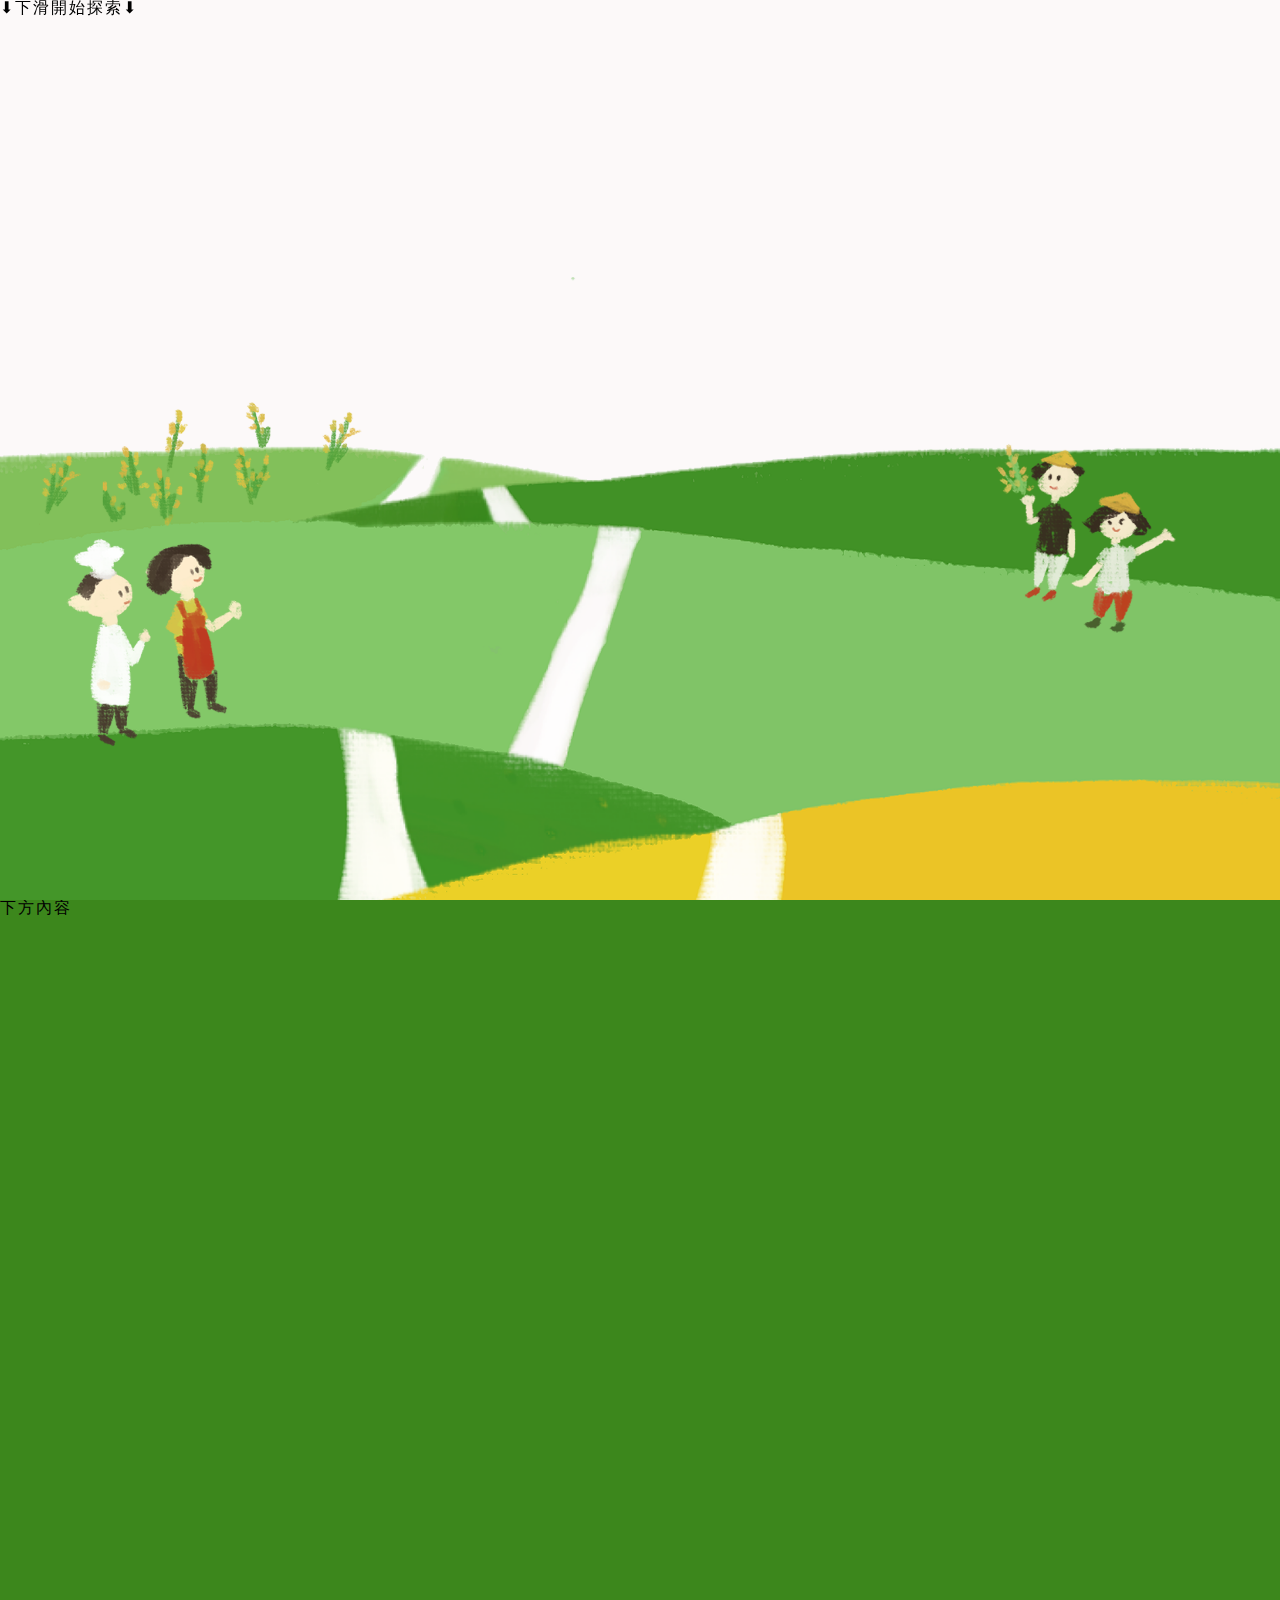
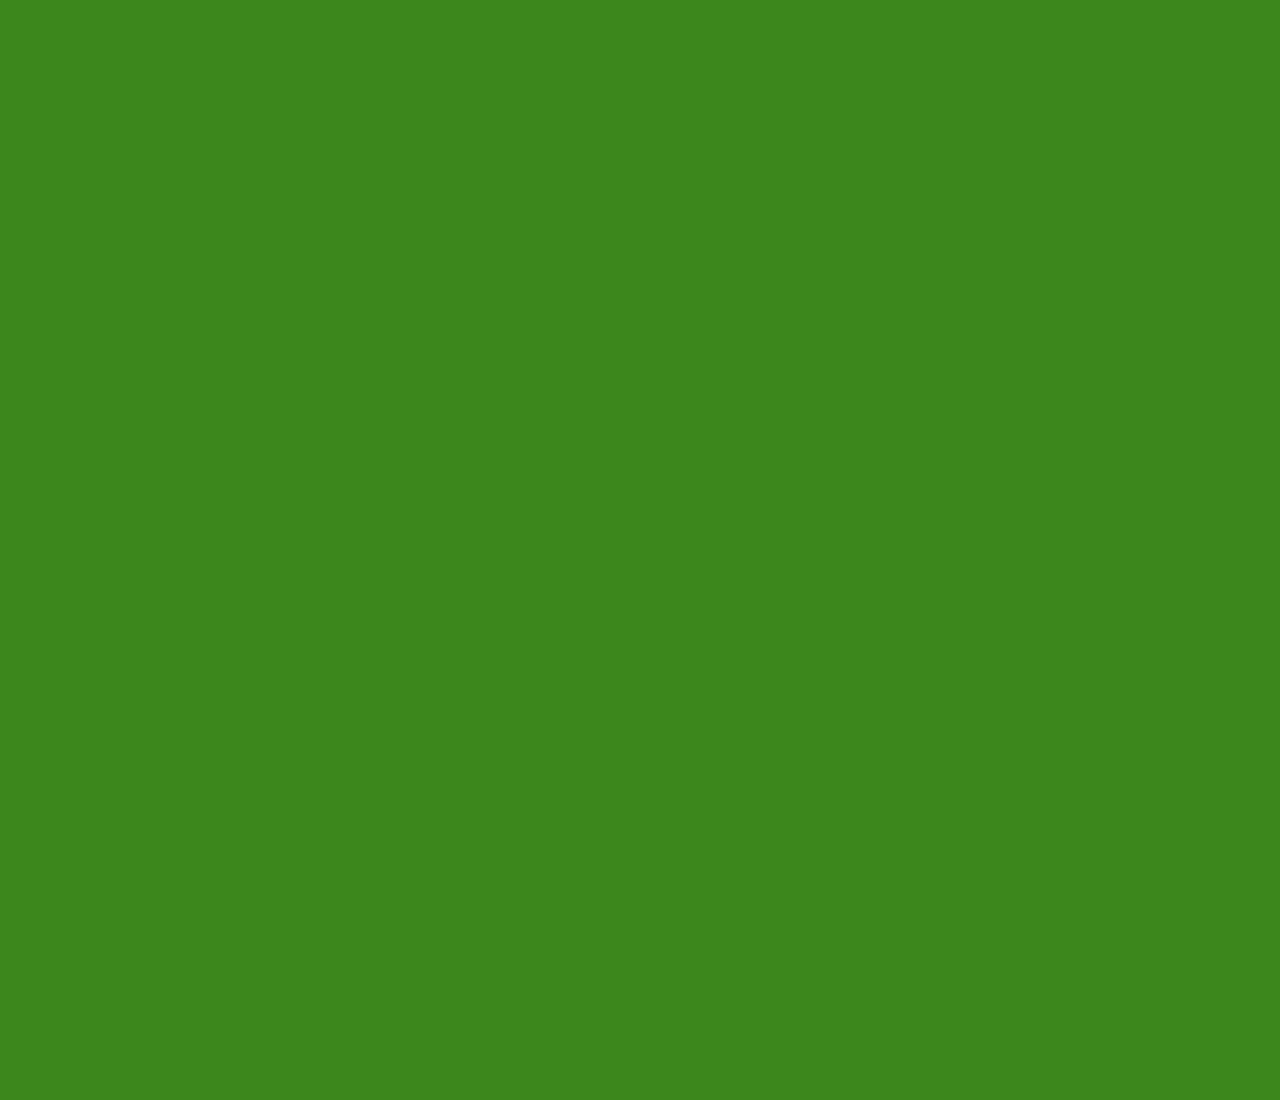
<file: docs/index.html>
<!DOCTYPE html>
<html lang="en">
<head>
    <meta charset="UTF-8">
    <meta name="viewport" content="width=device-width, initial-scale=1.0">
    <title>。+菜鳥實驗嘉+。Landing page</title>
    <link rel="icon" type="image/png" href="Tourism/webimg/common/headlogo.png">
    <link rel="stylesheet" href="Tourism/css/reset.css"> 
    <link rel="stylesheet" href="./index/parallax.css">
</head>
<body>
    <div class="key_container">
        <div class="key_layer" id="parallax6"  initial-offset="-900"></div>
        <div class="key_layer" id="parallax5"  initial-offset="-750"></div>
        <div class="key_layer" id="parallax4"  initial-offset="-600"></div>
        <div class="key_layer" id="parallax3"  initial-offset="-450"></div>
        <div class="key_layer" id="parallax2"  initial-offset="-300"></div>
        <div class="key_layer" id="parallax1" initial-offset="-150"></div>
        <div class="key_layer" id="parallax0" initial-offset="0">
            <p>⬇下滑開始探索⬇</p>
        </div>


        <div class="final_image" id="finalImage">
            <a href="../Tourism/test/index.html" id="finalLink">
                <button id="finalButton" class="final_button"  disabled>+。進入煮角測驗 +。</button>
            </a>
        </div>
    </div>

    <div class="after">下方內容</div>
</body>
<script src="./index/parallax.js"></script>
</html>
</file>
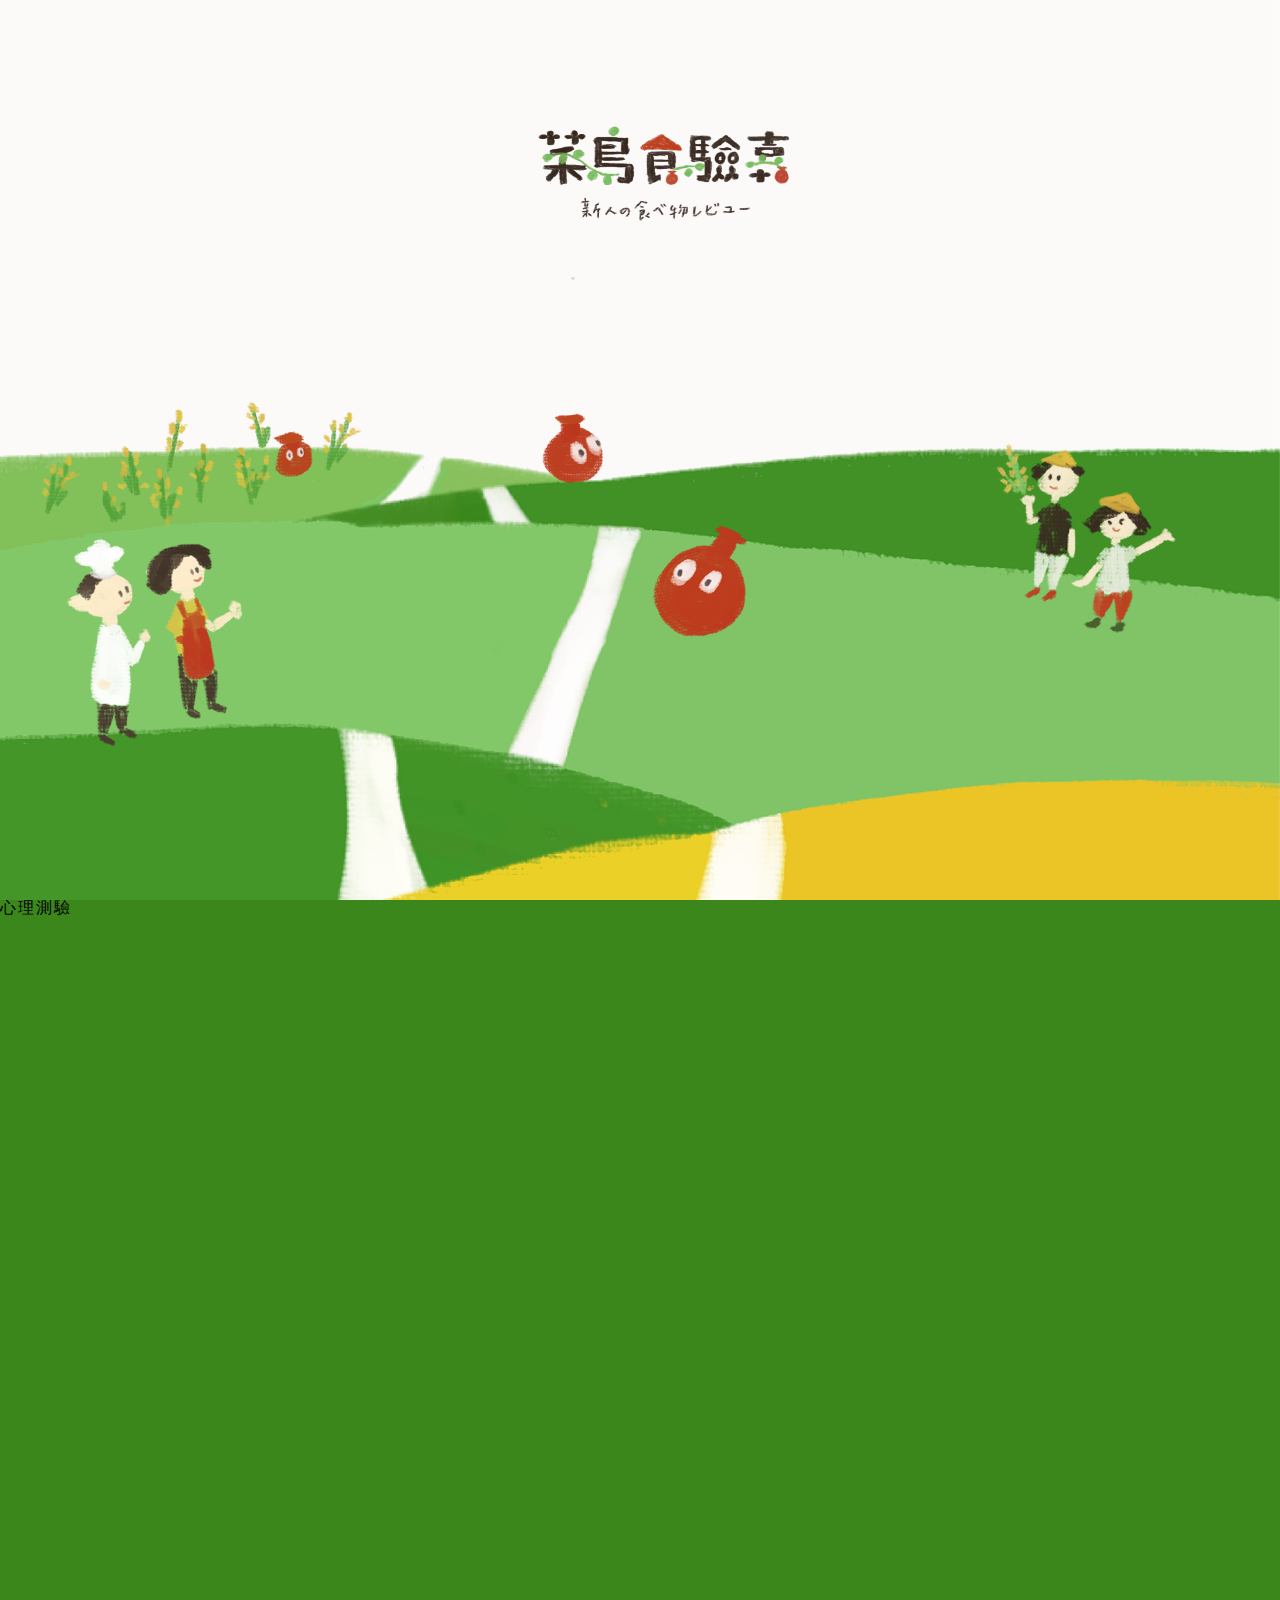
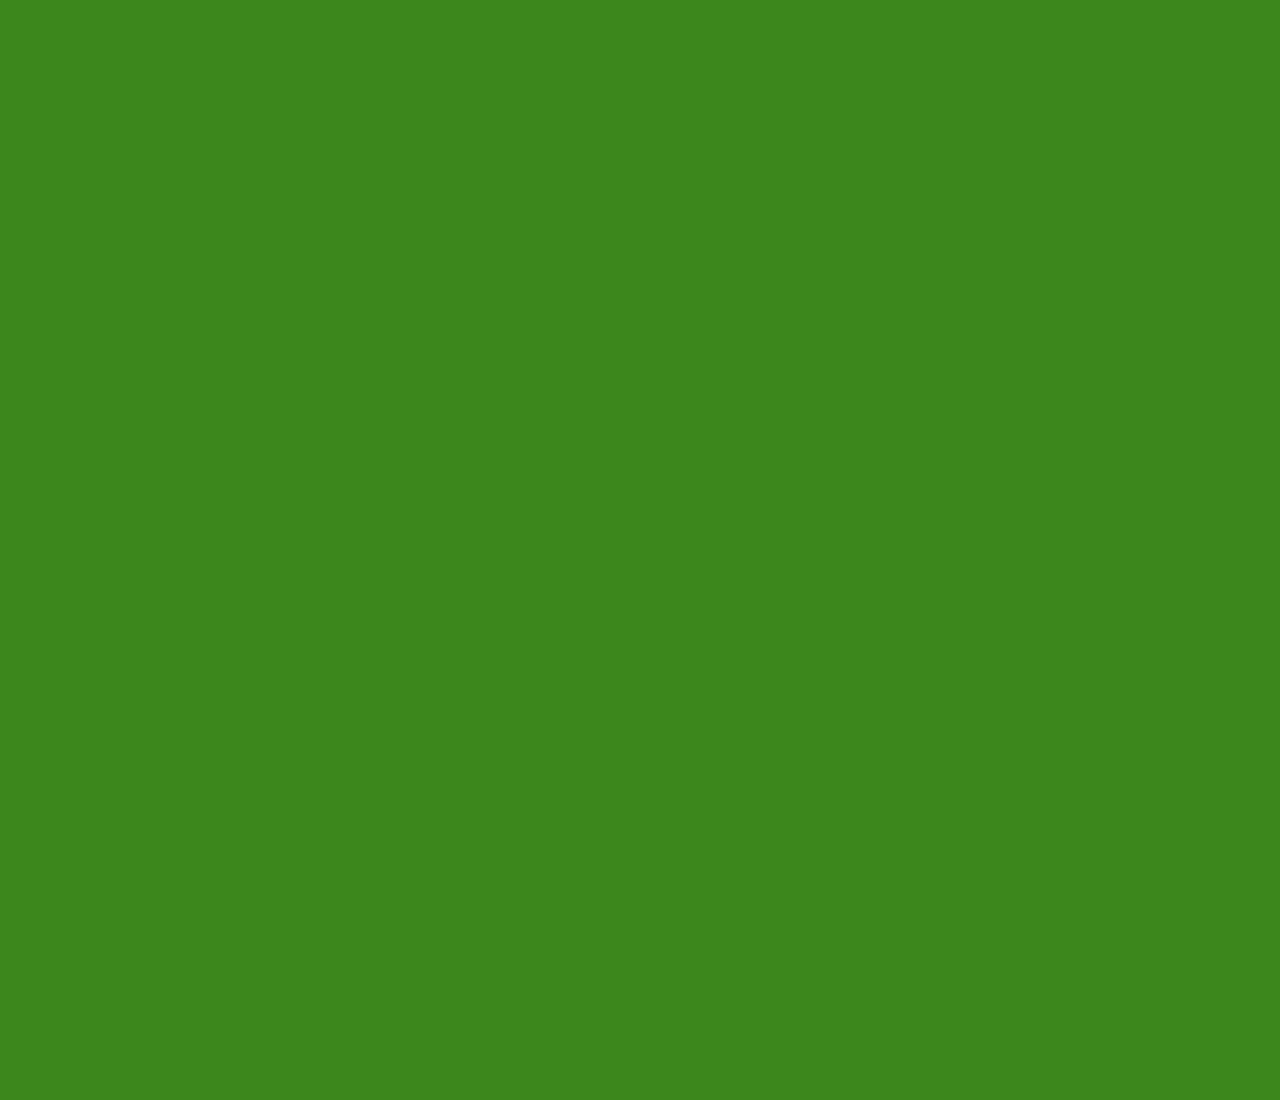
<file: docs/graduation topic 2.0/index.html>
<!DOCTYPE html>
<html lang="en">
<head>
    <meta charset="UTF-8">
    <meta name="viewport" content="width=device-width, initial-scale=1.0">
    <title>。+菜鳥實驗嘉+。Landing page</title>
    <link rel="icon" type="image/png" href="Tourism/webimg/headlogo.png">
    <link rel="stylesheet" href="index/parallax.css">
    <link rel="stylesheet" href="Tourism/css/reset.css"> 
</head>
<body>
    <div class="key_container">
        <!-- 背景 -->
        <div class="key_layer" id="parallax0" speed="0" initial-offset="0" data-stop="1200"></div> 
        <div class="key_layer" id="parallax3" speed="5" initial-offset="-40" data-start="0" data-stop="200" data-end="400"></div>
        <div class="key_layer" id="parallax4" speed="30" initial-offset="-200" data-start="400" data-stop="600" data-end="800"></div>
        <div class="key_layer" id="parallax5" speed="68" initial-offset="-500" data-start="800" data-stop="1000" data-end="1200"></div>
        <div class="key_layer" id="parallax6" speed="4" initial-offset="0"></div>

        <div id="finalImage" class="final_image">
            <a href="sec7-home.html" id="finalLink">
                <button id="finalButton" class="final_button">+。進入煮角測驗 +。</button>
            </a>
        </div>

    </div>
    </div>

    <div class="after">心理測驗</div>
</body>
<script src="index/parallax.js"></script>
</html>
</file>
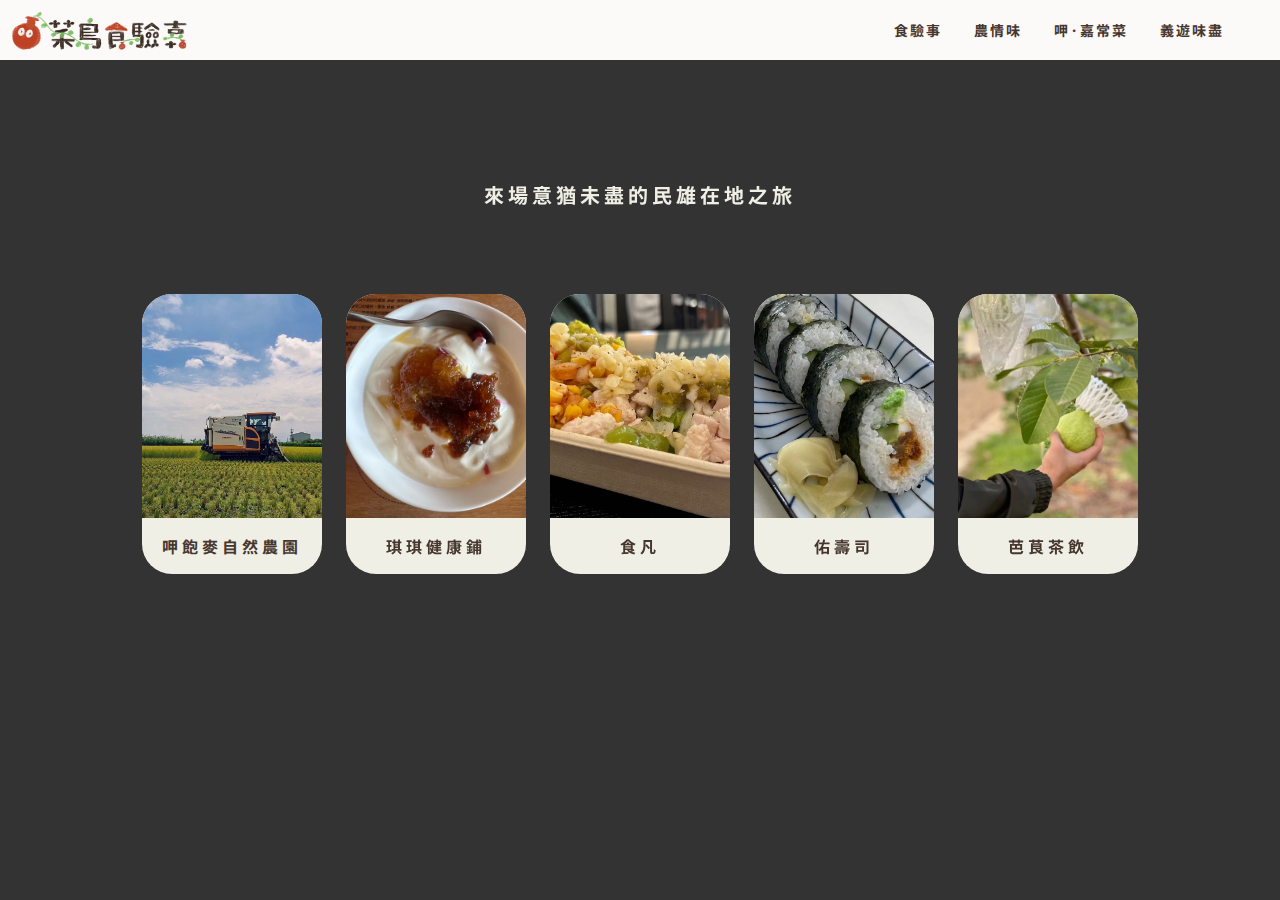
<file: docs/Tourism/html/sec7-choose.html>
<!-- <!DOCTYPE html> -->
<html lang="en">
  <head>
    <meta charset="UTF-8" />
    <meta http-equiv="X-UA-Compatible" content="IE=edge" />
    <meta name="viewport" content="width=device-width, initial-scale=1.0" />
    <title>*。義遊味盡 | 選單。*</title>
    <link rel="icon" type="image/png" href="../webimg/common/headlogo.png">
    <link rel="stylesheet" href="../css/sec7-choose.css" />
    <link rel="stylesheet" href="../css/share.css" />
  </head>
  <body>
    
    <div class="bgimg"></div>
    <h5>來場意猶未盡的民雄在地之旅</h5>
    <div class="set">
      <button class="carousel-button prev">
        <svg
          xmlns="http://www.w3.org/2000/svg"
          width="24"
          height="56"
          viewBox="0 0 34 56"
          fill="none"
        >
          <path
            d="M33.7778 11.2V0H22.5186V11.2H33.7778ZM22.5186 44.8V33.6H11.0001V22.4H22.5186V11.2H11.2593V22.4H5.34058e-05V33.6H11.2593V44.8H22.5186ZM22.5186 44.8V56H33.7778V44.8H22.5186Z"
            fill="#F0EFE6"
          />
        </svg>
      </button>
      <div class="carousel">
        <div class="cardtrack">
          <a href="../html/section7-1.html">
            <div class="item">
              <img
                src="../webimg/choose/呷飽麥.jpg"
                alt="呷飽麥"
              />
              <h4>呷飽麥自然農園</h4>
            </div>
          </a>

          <!-- <a href="#">
            <div class="item">
              <img
                src="https://i.pinimg.com/564x/4b/d5/9e/4bd59e3e8ad715d71d911fb2f0d22186.jpg"
                alt=""
              />
              <h4>屹立螢蔬菜園區</h4>
            </div>
          </a> -->
          <a href="../html/section7-3.html">
            <div class="item">
              <img
                src="../webimg/choose/琪琪.jpg"
                alt="琪琪"
              />
              <h4>琪琪健康鋪</h4>
            </div>
          </a>
          <a href="../html/section7-4.html">
            <div class="item">
              <img
                src="../webimg/choose/食凡.jpg"
                alt="食凡"
              />
              <h4>食凡</h4>
            </div> </a
          ><a href="../html/section7-5.html">
            <div class="item">
              <img
                src="../webimg/choose/佑壽司.jpg"
                alt=""
              />
              <h4>佑壽司</h4>
            </div>
          </a>
          <a href="../html/section7-6.html">
            <div class="item">
              <img
                src="../webimg/choose/芭茛.jpg"
                alt=""
              />
              <h4>芭茛茶飲</h4>
            </div>
          </a>
        </div>
      </div>
      <button class="carousel-button next">
        <svg
          xmlns="http://www.w3.org/2000/svg"
          width="24"
          height="56"
          viewBox="0 0 34 56"
          fill="none"
        >
          <path
            d="M0.222168 11.2V0H11.4814V11.2H0.222168ZM11.4814 44.8V33.6H22.9999V22.4H11.4814V11.2H22.7407V22.4H33.9999V33.6H22.7407V44.8H11.4814ZM11.4814 44.8V56H0.222168V44.8H11.4814Z"
            fill="#F0EFE6"
          />
        </svg>
      </button>
    </div>

     <!-- checkbox控制按鈕 + nav bar -->
     <input type="checkbox" id="menu-control" />
     <div class="header">
       <h1 class="logo">
         <img src="../webimg/common/new logo.png" alt="logo" />
       </h1>
       <nav>
         <a class="g" href="#">食驗事</a>
         <a class="o" href="#">農情味</a>
         <a class="g" href="#">呷·嘉常菜</a>
         <a class="o" href="../html/sec7-choose.html">義遊味盡</a>
       </nav>
       <!--     漢堡選單 -->
       <label for="menu-control" class="menu-btn">
         <span>遠端操控選單</span>
       </label>
     </div>

    <script src="../js/section7-choose.js"></script>
  </body>
</html>
</file>
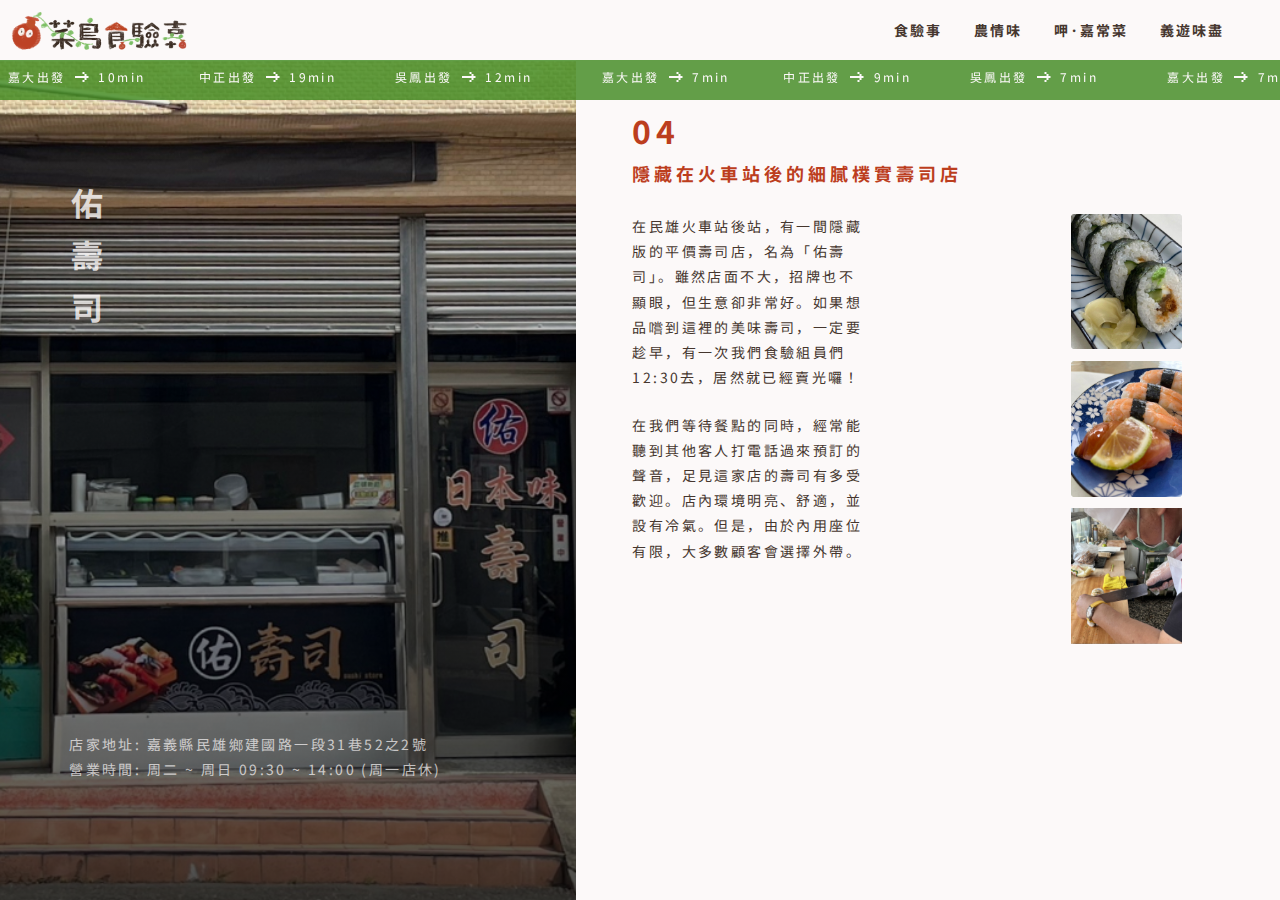
<file: docs/Tourism/html/section7-5.html>
<!-- <!DOCTYPE html> -->
<html lang="en">
  <head>
    <meta charset="UTF-8" />
    <meta http-equiv="X-UA-Compatible" content="IE=edge" />
    <meta name="viewport" content="width=device-width, initial-scale=1.0" />
    <title>+佑壽司+</title>
    <link rel="icon" type="image/png" href="../webimg/common/headlogo.png">
    <link rel="stylesheet" href="../css/share.css" />
    <link rel="stylesheet" href="../css/section7-5.css" />
  </head>

  <body>
    <!-- checkbox控制按鈕 + nav bar -->
    <input type="checkbox" id="menu-control" />
    <div class="header">
      <h1 class="logo">
        <img src="../webimg/common/new logo.png" alt="logo" />
      </h1>
      <nav>
        <a class="g" href="#">食驗事</a>
        <a class="o" href="https://cosmozhan.github.io/Farmer/farmer/dist/index.html">農情味</a>
        <a class="g" href="#">呷·嘉常菜</a>
        <a class="o" href="../html/">義遊味盡</a>
      </nav>
      <!--     漢堡選單 -->
      <label for="menu-control" class="menu-btn">
        <span>遠端操控選單</span>
      </label>
    </div>

    <!--   ------------------------------------- -->
    <!--   跑馬燈 -->
    <div class="light">
      <p class="m">
        嘉大出發
        <img src="../webimg/common/marquee.svg" alt="跑馬燈箭頭" />
        10min &emsp; &emsp; &ensp;中正出發
        <img src="../webimg/common/marquee.svg" alt="跑馬燈箭頭" />
        19min &emsp; &emsp; &ensp; 吳鳳出發
        <img src="../webimg/common/marquee.svg" alt="跑馬燈箭頭" />
        12min &emsp; &emsp; &ensp;
      </p>
      <p class="m">
        嘉大出發
        <img src="../webimg/common/marquee.svg" alt="跑馬燈箭頭" />
        7min &emsp; &emsp; &ensp;中正出發
        <img src="../webimg/common/marquee.svg" alt="跑馬燈箭頭" />
        9min &emsp; &emsp; &ensp; 吳鳳出發
        <img src="../webimg/common/marquee.svg" alt="跑馬燈箭頭" />
        7min &emsp; &emsp; &ensp;
      </p>
      <p class="m">
        嘉大出發
        <img src="../webimg/common/marquee.svg" alt="跑馬燈箭頭" />
        7min &emsp; &emsp; &ensp;中正出發
        <img src="../webimg/common/marquee.svg" alt="跑馬燈箭頭" />
        9min &emsp; &emsp; &ensp; 吳鳳出發
        <img src="../webimg/common/marquee.svg" alt="跑馬燈箭頭" />
        7min &emsp; &emsp; &ensp;
      </p>
      <p class="m">
        嘉大出發
        <img src="../webimg/common/marquee.svg" alt="跑馬燈箭頭" />
        7min &emsp; &emsp; &ensp;中正出發
        <img src="../webimg/common/marquee.svg" alt="跑馬燈箭頭" />
        9min &emsp; &emsp; &ensp; 吳鳳出發
        <img src="../webimg/common/marquee.svg" alt="跑馬燈箭頭" />
        7min &emsp; &emsp; &ensp;
      </p>
    </div>
    <!--   ------------------------------------- -->
    <!--   橫向排版 -->
    <div id="container">
      <div id="container2">
        <!-- ################ box 1 ################## -->
        <div class="box one">
          <img src="../webimg/sec7-5/coverpage.jpg" alt="封面照" />
          <h1>佑壽司</h1>
          <p class="white">
            店家地址: 嘉義縣民雄鄉建國路一段31巷52之2號 <br />
            營業時間: 周二 ~ 周日 09:30 ~ 14:00 (周一店休)
          </p>
        </div>
        <!--       ------------------------------- -->
        <!-- ################ box 2 ################## -->
        <div class="box two">
          <div class="title">
            <h1>04</h1>
            <h2>隱藏在火車站後的細膩樸實壽司店</h2>
          </div>

          <div class="p1">
            <div class="item1">
              <!-- <h3>| 一「貫」難求的在地店家</h3> -->
              <p>
                在民雄火車站後站，有一間隱藏版的平價壽司店，名為「佑壽司」。雖然店面不大，招牌也不顯眼，但生意卻非常好。如果想品嚐到這裡的美味壽司，一定要趁早，有一次我們食驗組員們12:30去，居然就已經賣光囉！
              </p>
              <p>
                <br /><br />在我們等待餐點的同時，經常能聽到其他客人打電話過來預訂的聲音，足見這家店的壽司有多受歡迎。店內環境明亮、舒適，並設有冷氣。但是，由於內用座位有限，大多數顧客會選擇外帶。
              </p>
            </div>
            <div class="item2">
              <img src="../webimg/sec7-5/sushi1.jpg" alt="海苔壽司" />
              <img class="center" src="../webimg/sec7-5/sushi2.jpg" alt="蝦壽司" />
              <img src="../webimg/sec7-5/cook.jpg" alt="老闆切壽司" />
            </div>
          </div>
        </div>
        <!-- ################ box 3  ################## -->
        <div class="box three">
            <!-- 下一篇 -->
            <div class="next">
             <a  href="../html/section7-6.html">
                 <img
                   src="../webimg/common/rarrow.svg" 
                   alt="下一篇"
                 />
             </a>
             </div>
          <div class="p2">
            <div class="item1">
              <p>
                佑壽司的壽司米是選用民雄當地種植的米，米飯香Q有嚼勁。壽司的醋飯飽滿紮實，黏度恰到好處，米粒分明，酸味輕柔適中，還保留著甜甜的米香，既不過黏也不過乾。而且，他們的壽司也沒有添加美乃滋，卻依然帶有自然的甜味，令人回味無窮。
              </p>
            </div>
            <div class="item2">
              <div class="img1">
                <img class="vrice" src="../webimg/sec7-5/vrice.jpg" alt="醋飯" />
              </div>
              <div class="img2">
                <img src="../webimg/sec7-5/group.jpg" alt="合照" />
              </div>
            </div>
          </div>
          <!-- 小遊戲##################################### -->
          <div class="game">
            <div><h1>+*。美味壽司的誕生。*+</h1></div>
            <div class="game-container">
              <!-- Draggable Rice -->
              <div id="rice" class="dropzone">
                <img
                  src="../webimg/sec7-5/ricebag.svg"
                  alt="Rice"
                  width="150"
                  id="rice"
                  draggable="true"
                />
                <p>Rice</p>
              </div>
              <!-- Boss drop zone -->
              <div id="boss" class="dropzone">
                <img src="../webimg/sec7-5/sushiboss.svg" alt="Boss" width="150" />
                <p>Drop rice here</p>
              </div>

              <!-- Draggable Sushi (initially hidden) -->
              <div id="sushi" class="dropzone" hidden>
              <img
                src="../webimg/sec7-5/sushi.svg"
                alt="Sushi"
                width="150"
                id="sushi"
                draggable="true"
                hidden
              />
              <p>Sushi</p>
            </div>
            <!-- Customer drop zone -->
            <div id="customer" class="dropzone">
              <img
                src="../webimg/sec7-5/customer.svg"
                alt="Customer"
                width="150"
              />
              <p>Drop sushi here</p>
            </div>
          </div>
        </div>
        <!-- ############################################## -->
        <div class="brown"></div>
      </div>
    </div>

    <script src="../js/section7-5.js"></script>
  </body>
</html>
</file>
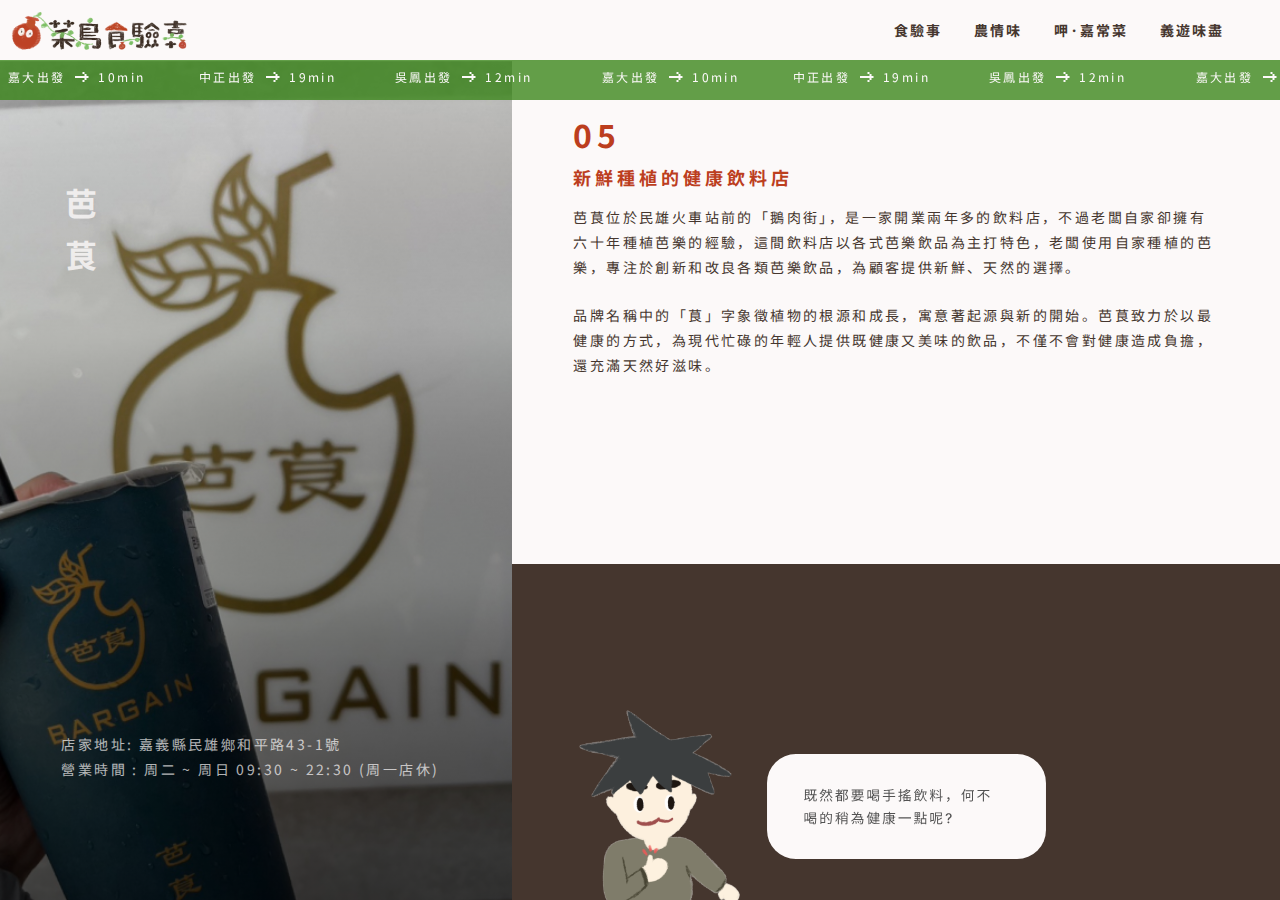
<file: docs/Tourism/html/section7-6.html>
<!-- <!DOCTYPE html> -->
<html lang="en">
  <head>
    <meta charset="UTF-8" />
    <meta http-equiv="X-UA-Compatible" content="IE=edge" />
    <meta name="viewport" content="width=device-width, initial-scale=1.0" />
    <title>+芭茛+</title>
    <link rel="icon" type="image/png" href="../webimg/common/headlogo.png">
    <link rel="stylesheet" href="../css/share.css" />
    <link rel="stylesheet" href="../css/section7-6.css" />
  </head>
  <body>
    <!-- checkbox控制按鈕 + nav bar -->
    <input type="checkbox" id="menu-control" />
    <div class="header">
      <h1 class="logo">
        <img src="../webimg/common/new logo.png" alt="logo" />
      </h1>
      <nav>
        <a class="g" href="#">食驗事</a>
        <a class="o" href="#">農情味</a>
        <a class="g" href="#">呷·嘉常菜</a>
        <a class="o" href="../html/sec7-choose.html">義遊味盡</a>
      </nav>
      <!--     漢堡選單 -->
      <label for="menu-control" class="menu-btn">
        <span>遠端操控選單</span>
      </label>
    </div>

    <!--   ------------------------------------- -->
    <!--   跑馬燈 -->
    <div class="light">
      <p class="m">
        嘉大出發
        <img src="../webimg/common/marquee.svg" alt="跑馬燈箭頭" />
        10min &emsp; &emsp; &ensp;中正出發
        <img src="../webimg/common/marquee.svg" alt="跑馬燈箭頭" />
        19min &emsp; &emsp; &ensp; 吳鳳出發
        <img src="../webimg/common/marquee.svg" alt="跑馬燈箭頭" />
        12min &emsp; &emsp; &ensp;
      </p>
      <p class="m">
        嘉大出發
        <img src="../webimg/common/marquee.svg" alt="跑馬燈箭頭" />
        10min &emsp; &emsp; &ensp;中正出發
        <img src="../webimg/common/marquee.svg" alt="跑馬燈箭頭" />
        19min &emsp; &emsp; &ensp; 吳鳳出發
        <img src="../webimg/common/marquee.svg" alt="跑馬燈箭頭" />
        12min &emsp; &emsp; &ensp;
      </p>
      <p class="m">
        嘉大出發
        <img src="../webimg/common/marquee.svg" alt="跑馬燈箭頭" />
        10min &emsp; &emsp; &ensp;中正出發
        <img src="../webimg/common/marquee.svg" alt="跑馬燈箭頭" />
        19min &emsp; &emsp; &ensp; 吳鳳出發
        <img src="../webimg/common/marquee.svg" alt="跑馬燈箭頭" />
        12min &emsp; &emsp; &ensp;
      </p>
      <p class="m">
        嘉大出發
        <img src="../webimg/common/marquee.svg" alt="跑馬燈箭頭" />
        10min &emsp; &emsp; &ensp;中正出發
        <img src="../webimg/common/marquee.svg" alt="跑馬燈箭頭" />
        19min &emsp; &emsp; &ensp; 吳鳳出發
        <img src="../webimg/common/marquee.svg" alt="跑馬燈箭頭" />
        12min &emsp; &emsp; &ensp;
      </p>
    </div>
    <!--   ------------------------------------- -->
    <!--   橫向排版 -->
    <div id="container">
      <div id="container2">
        <!-- ################ box 1 ################## -->
        <div class="box one">
          <img src="../webimg/sec7-6/cover.jpg" alt="封面照" />
          <h1>芭茛</h1>
          <p class="white">
            店家地址: 嘉義縣民雄鄉和平路43-1號<br>
            營業時間 : 周二 ~ 周日 09:30 ~ 22:30 (周一店休)
          </p>
        </div>
        <!--       ------------------------------- -->
        <!-- ################ box 2 ################## -->
        <div class="box two">
          <div class="title">
            <h1>05</h1>
            <h2>新鮮種植的健康飲料店</h2>
          </div>

          <div class="p1">
              <p>
                芭茛位於民雄火車站前的「鵝肉街」，是一家開業兩年多的飲料店，不過老闆自家卻擁有六十年種植芭樂的經驗，這間飲料店以各式芭樂飲品為主打特色，老闆使用自家種植的芭樂，專注於創新和改良各類芭樂飲品，為顧客提供新鮮、天然的選擇。<br><br><br>
                品牌名稱中的「茛」字象徵植物的根源和成長，寓意著起源與新的開始。芭茛致力於以最健康的方式，為現代忙碌的年輕人提供既健康又美味的飲品，不僅不會對健康造成負擔，還充滿天然好滋味。
              </p>
          </div>

          <div class="dia dialog1">
            <div class="item1">
              <img src="../webimg/sec7-6/boss.PNG" alt="老闆插圖" />
            </div>
            <div class="item2">
              <img id="dialog1-1" src="../webimg/sec7-3/dialog1-1.svg" alt="老闆說話" />
            </div>
          </div>
          <div class="brown"></div>
        </div>
        <!-- ################ box 3  ################## -->
        <div class="box three">
            <div class="infoset">
              <div class="p3">
                <p>在手搖飲料普遍盛行的時代，老闆希望通過更多天然的蔬果飲品，讓顧客「喝得安心又放心」，並提升大家對健康飲食的重視，店內芭樂飲品的原汁全都來自老闆在水上鄉家中的芭樂果園，在品嘗時還能隱約喝到芭樂纖維的口感呢!<br><br><br>
      
                  對於大學生而言，繁忙的課業與生活往往導致三餐不規律，缺乏足夠的蔬果和營養。芭茛提供了一個方便又健康的飲品選擇，讓你無論何時何地，都能享受到純粹自然的美味。</p>
              </div>
              <div class="map">
                <iframe src="https://www.google.com/maps/embed?pb=!1m18!1m12!1m3!1d3657.307965630039!2d120.42937607533008!3d23.5573803788026!2m3!1f0!2f0!3f0!3m2!1i1024!2i768!4f13.1!3m3!1m2!1s0x346ebd3ecd2b60a3%3A0x3422c8e25c3dbaeb!2z6Iqt6Iyb6Iy26aOyIOWYiee-qeawkembhOW6lw!5e0!3m2!1szh-TW!2stw!4v1734275027391!5m2!1szh-TW!2stw" width="600" height="450" style="border:0;" allowfullscreen="" loading="lazy" referrerpolicy="no-referrer-when-downgrade"></iframe>
              </div>
            </div>
  
            

          
          <div class="brown">
            <div class="photoset">
            <div class="item">
              <img src="../webimg/sec7-6/1.jpg" alt="父子芭樂" />
            </div>
            <div class="item">
              <img class="mutual" src="../webimg/sec7-6/2.jpg" alt="採芭樂" />
            </div>
            <div class="item">
              <img class="mutual" src="../webimg/sec7-6/3.jpg" alt="店內老闆" />
            </div>
            <div class="item">
              <img class="mutual" src="../webimg/sec7-6/4.jpg" alt="合照" />
            </div>
          </div></div>
        </div>
        
      </div>
    </div>
    <!-- <script src="section7-1.js"></script> -->
  </body>
</html>
</file>
<file: docs/index/parallax.css>
@import url("https://fonts.googleapis.com/css2?family=Noto+Sans+JP:wght@100..900&display=swap");
* {
  margin: 0;
  padding: 0;
  list-style: none;
  font-family: "Noto Sans JP", serif;
  letter-spacing: 2px;
}

.key_container{
    width: 100vw;
    height: 100vh;
    position: relative;

    .key_layer{
        width: 100vw;
        height: 100vh;
        background-size: auto 100vh;
         background-size: cover;
        background-position: bottom center;
        position: fixed;

        /* border: rgb(41, 81, 81) 2px solid; */
        will-change: transform;
    }

    #parallax1{
        /* border: rgb(221, 48, 236) 2px solid; */
    }

    #parallax2{
        transform: translateX(-100vw);
        transition: transform 0.3s ease-out;
        /* border: rgb(236, 208, 48) 2px solid; */
    }
    
}

/* ##############背景圖檔############## */
#parallax0{
    background-image: url(../Tourism/webimg/newloadppp/底圖0.png);
    /* border: #0ee 2px solid; */
}
#parallax3{
    background-image: url(../Tourism/webimg/newloadppp/小實驗瓶.png);
}
#parallax4{
    background-image: url(../Tourism/webimg/newloadppp/中實驗瓶.png);
}
#parallax5{
    background-image: url(../Tourism/webimg/newloadppp/大實驗瓶.png);
}
#parallax6{
    background-image: url(../Tourism/webimg/newloadppp/透明標題.png);
}
#finalImage{
    background-image: url(../Tourism/webimg/newloadppp/角色.png);
}

.after{
    background-color: #3c871c;
    height: 1800px;
}

.final_image {
    width: 100vw;
    height: 100vh;
    position: fixed;
    top: 0;
    left: 0;
    background-image: url(../Tourism/webimg/newloadppp/大實驗瓶.png); /* 請替換為你的圖片路徑 */
    background-size: cover;
    background-position: center;
    opacity: 0; /* 初始透明度為 0 */
    transition: opacity 1.5s ease-in-out; /* 平滑過渡效果 */
    pointer-events: none; /* 防止影響點擊事件 */
}

#finalLink {
    text-decoration: none; /* 去掉連結的底線 */
    pointer-events: auto; /* 啟用連結點擊事件 */
}

@keyframes swing {
    0% { transform: translate(-50%, 0) rotate(1deg); }
    /* 50% { transform: rotate(0deg); } */
    100% { transform: translate(-50%, 0) rotate(-1deg); }
}


.final_button {
    position: absolute;
    top:75%;
    left:50%;
    background-color: #45362E; 
    color: #f7f4f2; /* 白色文字 */
    border: none;
    padding: 16px 24px;
    font-size: 16px;
    cursor: pointer;
    border-radius: 50px;
    /* box-shadow: 2px 5px rgba(0, 0, 0, 0.1); */
    transition: all 0.3s ease;
    animation: swing 0.5s ease-in-out infinite alternate;
}


.final_button:hover {
    animation: none; 
    background-color: #BC3e3e;
    transform: translate(-50%, 0) scale(1.05);/* 滑鼠懸停時微微放大 */
    
}

::-webkit-scrollbar {
    display: none; /* Chrome, Safari, and Edge */
  }
</file>
<file: docs/graduation topic 2.0/index/parallax.css>
@import url("https://fonts.googleapis.com/css2?family=Noto+Sans+JP:wght@100..900&display=swap");
* {
  margin: 0;
  padding: 0;
  list-style: none;
  font-family: "Noto Sans JP", serif;
  letter-spacing: 2px;
}

.key_container{
    width: 100vw;
    height: 100vh;
    position: relative;

    .key_layer{
        width: 100vw;
        height: 100vh;
        background-size: auto 100vh;
         background-size: cover;
        background-position: bottom center;
        position: fixed;

        /* border: rgb(41, 81, 81) 2px solid; */
        will-change: transform;
    }

    #parallax1{
        /* border: rgb(221, 48, 236) 2px solid; */
    }

    #parallax2{
        transform: translateX(-100vw);
        transition: transform 0.3s ease-out;
        /* border: rgb(236, 208, 48) 2px solid; */
    }
    
}

/* ##############背景圖檔############## */
#parallax0{
    background-image: url(../Tourism/webimg/newloadppp/底圖0.png);
    /* border: #0ee 2px solid; */
}
#parallax3{
    background-image: url(../Tourism/webimg/newloadppp/小實驗瓶.png);
}
#parallax4{
    background-image: url(../Tourism/webimg/newloadppp/中實驗瓶.png);
}
#parallax5{
    background-image: url(../Tourism/webimg/newloadppp/大實驗瓶.png);
}
#parallax6{
    background-image: url(../Tourism/webimg/newloadppp/透明標題.png);
}
#finalImage{
    background-image: url(../Tourism/webimg/newloadppp/角色.png);
}

.after{
    background-color: #3c871c;
    height: 1800px;
}

.final_image {
    width: 100vw;
    height: 100vh;
    position: fixed;
    top: 0;
    left: 0;
    background-image: url(../Tourism/webimg/newloadppp/大實驗瓶.png); /* 請替換為你的圖片路徑 */
    background-size: cover;
    background-position: center;
    opacity: 0; /* 初始透明度為 0 */
    transition: opacity 1.5s ease-in-out; /* 平滑過渡效果 */
    pointer-events: none; /* 防止影響點擊事件 */
}

#finalLink {
    text-decoration: none; /* 去掉連結的底線 */
    pointer-events: auto; /* 啟用連結點擊事件 */
}

@keyframes swing {
    0% { transform: translate(-50%, 0) rotate(1deg); }
    /* 50% { transform: rotate(0deg); } */
    100% { transform: translate(-50%, 0) rotate(-1deg); }
}


.final_button {
    position: absolute;
    top:75%;
    left:50%;
    background-color: #45362E; 
    color: #f7f4f2; /* 白色文字 */
    border: none;
    padding: 16px 24px;
    font-size: 16px;
    cursor: pointer;
    border-radius: 50px;
    /* box-shadow: 2px 5px rgba(0, 0, 0, 0.1); */
    transition: all 0.3s ease;
    animation: swing 0.5s ease-in-out infinite alternate;
}


.final_button:hover {
    animation: none; 
    background-color: #BC3e3e;
    transform: translate(-50%, 0) scale(1.05);/* 滑鼠懸停時微微放大 */
    
}

::-webkit-scrollbar {
    display: none; /* Chrome, Safari, and Edge */
  }
</file>
<file: docs/Tourism/css/sec7-choose.css>
.bgimg {
  position: fixed;
  display: flex;
  width: 100vw;
  height: 100vh;
  background-image: url(https://i.pinimg.com/564x/32/6a/0a/326a0a9e1f635935b63bfeda6b8de333.jpg);
  background-repeat: no-repeat;
  background-size: cover;
  background-position: center;
  /*   text-align:center; */
}
.bgimg::after {
  content: "";
  position: absolute;
  top: 0;
  left: 0;
  width: 100vw;
  height: 100vh;
  background-color: #000;
  opacity: 0.8;
}
h5 {
  width: 312px;
  font-size: 20px;
  letter-spacing: 4px;
  /* border: #79b95a 1px solid; */
  left: 50%;
  transform: translateX(-50%);
  position: absolute;
  top: 20%;
  color: #f0efe6;
}
.set {
  display: flex;
  /* border: #79b95a 2px solid; */
  align-items: center;
  justify-content: center;
  position: absolute;
  top: 30%;
  left: 0;
  right: 0;
  margin: auto;
}
.carousel {
  padding: 12px 0;
  display: flex;
  overflow: hidden;
  width: 1020px;
}

.cardtrack {
  display: flex;
  /* position: absolute; */
  transition: transform 0.5s ease-in-out;
}
.cardtrack a {
  padding: 12px;
  text-decoration: none;
}
h4 {
  position: absolute;
  top: 240px;
  letter-spacing: 4px;
  z-index: 3;
  color: #45362E;
}

.item {
  position: relative;
  height: 280px;
  width: 180px;
  border-radius: 30px;
  display: flex;
  align-items: center;
  justify-content: center;
  background-color: #f0efe6;
}
.item img {
  position: absolute;
  border-top-left-radius: 30px;
  border-top-right-radius: 30px;
  top: 0px;
  object-fit: cover;
  width: 100%;
  height: 80%;
}

.item:hover {
  transition: transform 0.2s ease-in-out;
  transform: scale(1.1);
}
.item:left {
  transition: transform 0.2s ease-in-out;
  transform: scale(1);
}
.cardtrack:hover .item {
  transition: transform 0.3s ease-in-out;
  transform: scale(0.96);
}

.cardtrack .item:hover {
  transition: transform 0.2s ease-in-out;
  transform: scale(1.1);
}
.item:hover h4 {
  top: 240px;
  font-size: 16px;
  color: #BC3E1E;
}

.carousel-button {
  padding: 8px;
  cursor: pointer;
  background-color: transparent;
  border: none;
}
.carousel-button:hover {
  transition: transform 0.2s ease-in-out;
  transform: scale(1.1);
}

@media screen and (min-width: 1200px) {
  .carousel-button {
    padding: 0px;
    opacity: 0;
    cursor: default;
  }
  
}


@media screen and (max-width: 1200px) {
  .carousel {
    width: 816px;
  }
  
}

@media screen and (max-width: 960px) {
  .carousel {
    width: 610.4px;
  }

  

}
@media screen and (max-width: 768px) {
  .carousel {
    /* overflow: auto; */
    display: flex;
    flex-wrap: wrap;
    width: 457.8px;
    /* border: #79b95a 1px solid; */
  }
  
  

  .cardtrack {
    display: flex;
    flex-wrap: wrap;
    /* position: absolute; */
    transition: transform 0.5s ease-in-out;
  }

  h4 {
    position: absolute;
    font-size: 13px;
    top: 168px;
    letter-spacing: 2px;
  }

  .item {
    height: 200px;
    width: 128.6px;
    border-radius: 24px;
  }
  .item img {
    border-top-left-radius: 24px;
    border-top-right-radius: 24px;
  }

  .item:hover h4 {
    top: 168px;
    font-size: 13px;
  }

  .carousel-button {
    opacity: 0;
    cursor: default;
  }
}
@media screen and (max-width: 556px) {
  .carousel {
    /* overflow: auto; */
    display: flex;
    flex-wrap: wrap;
    width: 305.2px;
    /* border: #79b95a 1px solid; */
  }

  .cardtrack {
    display: flex;
    flex-wrap: wrap;
    /* position: absolute; */
    transition: transform 0.5s ease-in-out;
  }

  h4 {
    position: absolute;
    font-size: 13px;
    top: 168px;
    letter-spacing: 2px;
  }

  .item {
    height: 200px;
    width: 128.6px;
    border-radius: 24px;
  }
  .item img {
    border-top-left-radius: 24px;
    border-top-right-radius: 24px;
  }

  .item:hover h4 {
    top: 168px;
    font-size: 13px;
  }

  .carousel-button {
    padding: 0px;
    opacity: 0;
    cursor: default;
  }
}
</file>
<file: docs/Tourism/css/share.css>
/* 不管大小全部共用的元件!!!!!!!!!!!!!!!!!!!!!!!! */
@import url("https://fonts.googleapis.com/css2?family=Noto+Sans+JP:wght@100..900&display=swap");
* {
  margin: 0;
  padding: 0;
  list-style: none;
  font-family: "Noto Sans JP", serif;
  /* font: normal 100% Helvetica; */
}

/* 滾動條樣式################################## */
/* 整個滾動條 */
::-webkit-scrollbar {
  width: 4px; /* 滾動條的寬度 */
  height: 4px; /* 滾動條的高度 */
}

/* 滾動條的背景 */
::-webkit-scrollbar-track {
  background: rgba(69, 54, 46, 1);
  /* border-radius: 50px;  */
  /* 圆角 */
}

/* 滾動條的滑塊 */
::-webkit-scrollbar-thumb {
  background: #BC3E1E; /* 滑塊顏色 */
  border-radius: 50px; /* 圆角 */
}

/* 滑塊在懸停時的顏色 */
::-webkit-scrollbar-thumb:hover {
  background: #b9cdcd; /* 懸停時的顏色 */
}

/* 滾動條的邊距 */
::-webkit-scrollbar-corner {
  background: #f1f1f1; /* 角落的顏色 */
}

/* navbar --------------------------- */
.header {
  padding: 0px;
  background-color: #FCF9F9;
  width: 100%;
  height: 60px;
  /*   display:flex; */
  position: fixed;
  top: 0px;
  left: 0px;
  z-index: 50;
}
.logo {
  /* border: #79b95a 2px solid; */
  padding:8px 4px;
}
.logo img {
  height: 110%;
}
nav a {
  display: block;
  text-decoration: none;
  letter-spacing: 2px;
  font-weight: bold;
  font-size: 14px;
}
nav .g:hover {
  background-color:#BC3E1E;
  color: #FCF9F9;
}
nav .o:hover {
  background-color: #79b95a;
  color: #FCF9F9
}

/* 跑馬燈---------------------------------- */
.light {
  display: flex;
  z-index: 5;
  position: fixed;
  top: 60px;
  width: 100%;
  height: 40px;
  background-color: rgba(60, 135, 28, 0.8);
  overflow: hidden;
  z-index: 50;
}
.light p {
  color: #FCF9F9;
  letter-spacing: 2.4px;
  font-size: 12px;
  padding: 8px;
  box-sizing: border-box;
  flex-direction: column;
  justify-content: center;
  white-space: nowrap;
  display: inline;
  /*   display:inline-block; */
  /*   margin:0 5px 0 0; */
}
.light img {
  display: inline;
  position: relative;
  top: 4;
  padding: 0 4px;
  vertical-align: top;
  z-index: 2;
}
.light .m {
  /*   text-overflow: ellipsis; */
  animation: marquee 8s linear infinite;
}
@keyframes marquee {
  0% {
    transform: translateX(0);
  }
  100% {
    transform: translateX(-100%);
  }
}

/* ######################電腦版導覽列####################### */
@media screen and (min-width: 768px) {
  .menu-btn {
    display: none;
  }
  .header {
    display: flex;
    justify-content: space-between;
  }
  nav {
    /*     margin:-10px 0; */
    position: relative;
    left: 0;
    display: flex;
    height: auto;
    width: auto;
    padding: 0 40px;
  }
  nav a {
    padding: 0px 16px;
    color: #45362E;
    line-height: 60px;
  }
}
/* ######################手機版導覽列####################### */
@media screen and (max-width: 767.5px) {
  #menu-control {
    display: block;
    position: absolute;
    top: 0px;
    left: 0px;
    opacity: 0;
    /*   z-index:3; */
  }
  nav {
    box-sizing: border-box;
    width: 200px;
    height: calc(100vh - 40px);
    background-color: #FCF9F9;
    position: absolute;
    top: 60px;
    right: -100%;
    padding: 40px 0px;
    transition: 0.5s;
    opacity: 95%;
  }
  nav a {
    line-height: 3.2;
    padding: 0px 40px;
    color: #3c4040;
    /*     border-bottom: #79B95A 2px solid; */
  }
  .logo img {
    height: 80%;
  }
  .menu-btn {
    /*   background-color: #0f0; */
    width: 30px;
    height: 30px;
    margin: 0px 15px;
    display: block;
    position: absolute;
    top: 15px;
    right: 15px;
  }
  /* 漢堡橫條 偽元素 */
  .menu-btn::before {
    content: "";
    width: 28px;
    height: 2px;
    background-color: #3c4040;
    position: absolute;
    top: 0;
    bottom: 0;
    margin: auto;
    box-shadow: 5px 10px 0px #000;
  }
  .menu-btn span {
    display: block;
    width: 1px;
    height: 1px;
    overflow: hidden;
    opacity: 0;
  }
  /* 按鈕控制 */
  #menu-control:checked ~ .header nav {
    right: 0;
  }
}
</file>
<file: docs/Tourism/css/section7-5.css>
#container2 .box {
  position: relative;
  justify-content: center; /* 水平居中 */
  background-color: #FCF9F9;
}

.three .next{
  /* border: #c74343 2px solid; */
  position: absolute;
  margin-bottom: 0px;
  width: auto;
  bottom: 4px;
  right: 8px;
  z-index: 20;
}

/* 互動對話動畫------------------------ */
.dia .item2 img {
  animation: dialog 0.2s linear infinite;
  animation-direction: alternate;
  animation-play-state: running; /* 預設動畫在運行 */
}
@keyframes dialog {
  0% {
    transform: rotate(-0.3deg);
  }
  100% {
    transform: rotate(0.3deg);
  }
}

/* 文字---------------------------- */
h1 {
  font-weight: bold;
  font-size: 32px;
  line-height: 1.8;
  letter-spacing: 5px;
  color: #BC3E1E;
  z-index: 3;
}
.one h1 {
  position: absolute;
  letter-spacing: 20px;
  width: 80%;
  opacity: 0.8;
  color: #FCF9F9;
}
h2 {
  font-size: 18px;
  letter-spacing: 4px;
  box-sizing: border-box;
  color: #BC3E1E;
}
h3 {
  font-size: 14px;
  letter-spacing: 4px;
  box-sizing: border-box;
  color: #BC3E1E;
  /* border: #db9fc9 2px solid; */
  margin-bottom: 4%;
}
#container .box p {
  /* margin-left: 4%; */
  font-size: 14px;
  color: #45362E;
  letter-spacing: 2.4px;
  line-height: 1.8;
  box-sizing: border-box;
  z-index: 2;
  /* border: #ff81d1 2px solid; */
}
br {
  line-height: 0.8;
}
/* (one的小白字) */
#container2 .box .white {
  position: absolute;
  color: #FCF9F9;
  /* border: #deff91 1px solid; */
  top: 80%;
  left: 12%;
  right: 12%;
  opacity: 0.7;
  z-index: 2;
}

/* img------------------------------------------- */
.one img {
  position: absolute;
  width: 100%;
  height: 100vh;
  object-fit: cover;
  z-index: 0;
  box-shadow: 0px 4px 5px 0px rgba(0, 0, 0, 0.5);
  /* border: #BC3E1E 2px solid; */
}

.one::after {
  content: "";
  position: absolute;
  top: 0;
  left: 0;
  width: 100%;
  height: 100%;
  background: linear-gradient(to bottom, rgba(0, 0, 0, 0), rgba(0, 0, 0, 0.7));
  /* 如果需要不同方向的渐层，可以调整渐层方向，例如：to right, to left */
}

/* game############################ */
.game h1 {
  color: #FCF9F9;
  text-align: center;
}
.game {
  position: relative;
  /* border: #96d600 2px solid; */
  z-index: 10;
}
.game-container {
  display: flex;
  justify-content: space-around;
  align-items: center;
  margin-top: 8px;
  /* border: #392b25 2px solid; */
}

.draggable {
  cursor: grab;
}

.dropzone {
  border: 1.5px dashed #f4eeda;
  padding: 8px;
  width: 200px;
  height: 240px;
  position: relative;
  margin-bottom: 8%;
}

.dropzone img {
  display: block;
  margin: 0 auto;
  height: 80%;
  object-fit: contain;
}

.box .dropzone p {
  color: #f4eeda !important;
  margin: 4px 0px;
  text-align: center;
  /* border: #f4eeda 1.5px solid; */
}

#sushi {
  transition: transform 0.5s ease-in-out;
}

#customer img.happy {
  animation: happy-eating 1s infinite;
}

@keyframes happy-eating {
  0% {
    transform: scale(1);
  }
  50% {
    transform: scale(1.1);
  }
  100% {
    transform: scale(1);
  }
}

/* 電腦版!!!!!!!!!!!!!!!!!!!!!!!!!!!!!!!! */
@media screen and (min-width: 768px) {

  /* 橫向排版------------------------- */
  ::-webkit-scrollbar {
    width: 1px;
    height: 1px;
  }

  ::-webkit-scrollbar-button {
    width: 1px;
    height: 1px;
  }

  body {
    margin: 0;
  }
  /* 藍 */
  #container {
    overflow-y: scroll;
    overflow-x: hidden;
    transform: rotate(270deg) translateX(-100%);
    transform-origin: top left;
    /* background-color: #a9b; */
    position: absolute;
    top: 60px;
    width: calc(100vh - 60px);
    height: 100vw;
    /* border: #9df 3px solid; */
    box-sizing: border-box;
  }
  /* 亮綠 */
  #container2 {
    transform: rotate(90deg) translateY(-100vh);
    transform-origin: top left;
    height: 100vh;
    /* !!!改整個內容的寬度!!! */
    width: 200vw;
    font-size: 0;
    /* background-color: #fcf9f9; */
    /* border: #cfa 3px solid; */
    box-sizing: border-box;
    position: absolute;
    display: flex;
  }
  /* 淺紫 */
  #container2 .box {
    width: 50vw;
    height: calc(100vh - 60px);
    top: 60px;
    /* border: #bbc 3px solid; */
    box-sizing: border-box;
    display: block;
  }

  /* ################ box 1 ################## */
  #container2 .one {
    width: 45vw;
    display: flex;
  }
  .one h1 {
    top: 15%;
    left: 10%;
    writing-mode: vertical-lr;
  }

  /* ################ box 2 ################## */
  /* --------------------------------------- */
  #container2 .two {
    width: 55vw;
  }
  .two > div {
    margin: 4% 8% 0%;
    /* border: #6b5ab9 2px solid; */
  }
  .two .title {
    margin: 6% 8% 0%;
    /* border: #6b5ab9 2px solid; */
  }
  .two .p1 {
    display: flex;
    /* height: 30%; */
    /* border: #717a0d 2px solid; */
  }

  .two .p1 .item1 {
    width: 43%;
    box-sizing: border-box;
    padding-right: 24px;
    /* border: #df7a37 2px solid; */
  }
  .two .p1 .item2 {
    width: 50%;
    justify-content: flex-end; /* 子元素（如圖片）靠右對齊 */
    /* border: #e9d4c7 2px solid; */
  }
  .two .p1 img {
    margin-left: auto;
    margin-bottom: 4%;
    display: block;
    object-fit: contain; /* 圖片會保持比例，不會超出父容器 */
    height: 22%;
    /* border: #df3794 2px solid; */
  }

  /* <!-- ################ box 3  ################## --> */
  /* -------------------------- */
  #container2 .three {
    position: relative;
    width: 100vw;
  }
  .three > div {
    margin: 5% 8% 0%;
  }
  .three .p2 {
    display: flex;
    height: 32%;
    /* border: #57563c 2px solid; */
  }
  .three .item1 {
    width: 32%;
    padding-right: 24px;
    /* border: #306fae 2px solid; */
  }
  .three .item2 {
    display: flex;
    justify-content: flex-end;
    width: 68%;
    align-items: center;
    /* border: #91da6c 2px solid; */
  }
  .three img {
    object-fit: contain; /* 圖片會保持比例，不會超出父容器 */
    height: 100%;
    /* border: #fa8a5a 2px solid; */
  }
  .three .item2 .img1 {
    margin-right: 3%;
  }

  /* GAME##################### */
  .game h1 {
    /* margin-top: -1%; */
    /* border: #96d600 2px solid; */
    font-size: 18px;
    padding-bottom: 8px;
    color: #f4eeda;
    text-align: center;
  }
  .three .game {
    /* position: relative; */
    margin: 2%;
    height: 55%;
    /* border: #415317 2px solid; */
    z-index: 10;
  }
  .game-container {
    height: 100%;
    display: flex;
    justify-content: space-around;
    align-items: center;
    margin-top: 8px;
    /* border: #f7a886 2px solid; */
  }

  .draggable {
    cursor: grab;
  }

  .dropzone {
    border: 1.5px dashed #f4eeda;
    padding: 8px;
    width: 200px;
    height: 70%;
    position: relative;
    margin-bottom: 8%;
  }

  .dropzone img {
    display: block;
    margin: 0 auto;
    height: 80%;
    object-fit: contain;
  }

  .box .dropzone p {
    color: #f4eeda !important;
    margin: 4px 0px;
    text-align: center;
    /* border: #f4eeda 1.5px solid; */
  }

  #sushi {
    transition: transform 0.5s ease-in-out;
  }

  #customer img.happy {
    animation: happy-eating 1s infinite;
  }

  .box .brown {
    position: absolute;
    margin: 0%;
    bottom: 0;
    height: 55%;
    width: 100%;
    background-color: #45362E;
    z-index: 0;
    /* border: #79b95a 2px solid; */
  }

  /* 內容排版-------------------------------- */
}
/* !!!!!!!!!!!!!!!!!!!!!!!!!!!!!!!!!!!!!!!!!!!! */
@media screen and (max-width: 1024px) {
  .one h1 {
    font-size: 28px;
  }
  /* one的小白字----------------------- */
  #container2 .box .white {
    font-size: 12px;
  }
  #container .box p {
    font-size: 12px;
  }
}

/* 內容排版 手機板!!!!!!!!!!!!!!!!!!!!!! */
@media screen and (max-width: 767.5px) {
  #container {
    /* border: #f9cd1b 3px solid; */
    background-color: rgb(189, 216, 156);
  }
  #container2 {
    /* border: #79b95a 3px solid; */
    background-color: rgb(59, 148, 148);
    /* width: 100%; */
  }
  #menu-control {
    display: block;
    position: absolute;
    top: 0px;
    left: 0px;
    opacity: 0;
    /*   z-index:3; */
  }

  /* <!-- ################手機內容排版共用  ################## --> */
  .box {
    display: flex;
    flex-direction: column; /* 保證子元素是垂直排列的 */
    align-items: center; /* 讓子元素水平置中 */
    width: 100%;
    /* border: #fa8a5a 5px solid; */
  }
  .box > div {
    width: 420px; /* 設置寬度為420px */
    margin: 4% 0; /* 上下留空距離，水平自動居中 */
  }
  .box h3 {
    text-align: left;
    margin: -4 0 8 0%;
  }
  h1 {
    font-size: 24px;
  }

  /* <!-- ################ box 1  ################## --> */
  .one {
    height: 280px;
    z-index: 10;
    /* border: #b93a3a 3px solid; */
    text-align: center;
  }
  .one img {
    height: 100%;
  }
  .one h1 {
    font-size: 20px;
    top: 60%;
  }

  /* <!-- ################ box 2  ################## --> */

  .title {
    /* border: #79b95a 2px solid; */
    text-align: center;
  }

  .p1 {
    /* border: #44a4fd 2px solid; */
    margin: 0 auto;
  }

  .p1 .item2 {
    display: flex;
    /* border: #fd44fd 2px solid; */
    margin: 5% 0%;
    width: 100%;
    /* height: 200px; */
  }
  .p1 .item2 img {
    width: 32%;
    object-fit: none; /* 保持圖片比例並覆蓋整個div */
  }

  .item2 .center {
    padding: 0 8px;
  }

  /* <!-- ################ box 3  ################## --> */
  .three .item1 {
    margin: 10% 0 0 0%;
  }

  .three .item2 {
    display: flex;
    margin: 5% 0%;
    width: 100%;
    height: 204px;
    /* border: #fd44fd 2px solid; */
  }

  .item2 img {
    height: 100%;
    /* border: #8c598c 2px solid; */
  }

  .item2 .vrice {
    margin-right: 10px;
  }

  .three .game {
    width: 100%;
    background: #45362E;
    /* border: #fa8a5a 2px solid; */
  }
}
</file>
<file: docs/Tourism/css/section7-6.css>
#container2 .box {
    position: relative;
    justify-content: center; /* 水平居中 */
    background-color: #FCF9F9;
  }

  
  
  /* 互動對話動畫------------------------ */
  .dia .item2 img {
    animation: dialog 0.2s linear infinite;
    animation-direction: alternate;
    animation-play-state: running; /* 預設動畫在運行 */
  }
  @keyframes dialog {
    0% {
      transform: rotate(-0.3deg);
    }
    100% {
      transform: rotate(0.3deg);
    }
  }
  
  /* 文字---------------------------- */
  h1 {
    font-weight: bold;
    font-size: 32px;
    line-height: 1.8;
    letter-spacing: 5px;
    color: #BC3E1E;
    z-index: 3;
  }
  .one h1 {
    position: absolute;
    width: 80%;
    opacity: 0.8;
    color: #FCF9F9;
    letter-spacing: 20px;
  }
  h2 {
    font-size: 18px;
    letter-spacing: 4px;
    box-sizing: border-box;
    color: #BC3E1E;
  }
  h3 {
    font-size: 14px;
    letter-spacing: 4px;
    box-sizing: border-box;
    color: #BC3E1E;
    /* border: #db9fc9 2px solid; */
    margin-bottom: 4%;
  }
  #container .box p {
    /* padding-left: 15px; */
    font-size: 14px;
    color: #45362E;
    letter-spacing: 2.4px;
    line-height: 1.8;
    box-sizing: border-box;
    z-index: 2;
    /* border: #ff81d1 2px s@olid; */
  }
  br {
    line-height: 0.8;
  }
  /* (one的小白字) */
  #container2 .box .white {
    position: absolute;
    color: #FCF9F9;
    /* border: #deff91 1px solid; */
    top: 80%;
    left: 12%;
    right: 12%;
    opacity: 0.7;
    z-index: 2;
  }
  
  /* img------------------------------------------- */
  .one img {
    position: absolute;
    width: 100%;
    height: 100vh;
    object-fit: cover;
    z-index: 0;
    box-shadow: 0px 4px 5px 0px rgba(0, 0, 0, 0.5);
  }
  
  .one::after {
    content: "";
    position: absolute;
    top: 0;
    left: 0;
    width: 100%;
    height: 100%;
    background: linear-gradient(to bottom, rgba(0, 0, 0, 0), rgba(0, 0, 0, 0.7));
    /* 如果需要不同方向的渐层，可以调整渐层方向，例如：to right, to left */
  }
  
  .three .next{
    /* border: #000 2px solid; */
    height: 4%;
    position: absolute;
    bottom: 1%;
    right: 0px;
    z-index: 20;
  }
  
  
  /* 電腦版!!!!!!!!!!!!!!!!!!!!!!!!!!!!!!!! */
  @media screen and (min-width: 768px) {
  
    /* 橫向排版------------------------- */
    ::-webkit-scrollbar {
      width: 1px;
      height: 1px;
    }
  
    ::-webkit-scrollbar-button {
      width: 1px;
      height: 1px;
    }
  
    body {
      margin: 0;
    }
    /* 藍 */
    #container {
      overflow-y: scroll;
      overflow-x: hidden;
      transform: rotate(270deg) translateX(-100%);
      transform-origin: top left;
      /* background-color: #a9b; */
      position: absolute;
      top: 60px;
      width: calc(100vh - 60px);
      height: 100vw;
      /* border: #9df 3px solid; */
      box-sizing: border-box;
    }
    /* 亮綠 */
    #container2 {
      transform: rotate(90deg) translateY(-100vh);
      transform-origin: top left;
      height: 100vh;
      /* !!!改整個內容的寬度!!! */
      width: 200vw;
      font-size: 0;
      /* background-color: #fcf9f9; */
      /* border: #cfa 3px solid; */
      box-sizing: border-box;
      position: absolute;
      display: flex;
    }
    /* 淺紫 */
    #container2 .box {
      width: 50vw;
      height: calc(100vh - 60px);
      top: 60px;
      /* border: #bbc 3px solid; */
      box-sizing: border-box;
      display: block;
    }
  
    /* ################ box 1 ################## */
    #container2 .one {
      width: 40vw;
      display: flex;
    }
    .one h1 {
      top: 15%;
      left: 10%;
      writing-mode: vertical-lr;
    }
  
    /* ################ box 2 ################## */
    /* --------------------------------------- */
    #container2 .two {
      width: 60vw;
    }
    .two > div {
      margin: 2% 8% 0%;
      /* border: #6b5ab9 2px solid; */
    }
    .two .title {
      margin: 6% 8% 0%;
      /* border: #6b5ab9 2px solid; */
    }
    .two .p1 {
      display: flex;
      /* height:25%; */
      /* border: #717a0d 2px solid; */
    }
  
    .two .dialog1 {
      position: absolute;
      bottom: -1%;
      display: flex;
    }
    .two .dialog1 .item1 {
      width: 30%;
      /* border: #79b95a 2px solid; */
    }
    .two .dialog1 .item2 {
      display: flex;
      align-items: center;
    }
    .dialog1 .item1 img {
      width: 90%;
      /* border: #153c7a 2px solid; */
      position: relative;
      z-index: 1;
    }
    .dialog1 .item2 img {
      z-index: 1;
      width: 76%;
    }
  
    #dialog1-1:hover {
      transition: opacity 0.5s ease-in-out; /* 讓透明度變化平滑，時間0.5秒 */
    }

    .two .brown {
        position: absolute;
        margin: 0%;
        bottom: 0;
        height: 40%;
        width: 100%;
        background-color: #45362E;
        z-index: 0;
        /* border: #79b95a 2px solid; */
      }

    
    /* <!-- ################ box 3  ################## --> */
    /* -------------------------- */
    #container2 .three {
      width: 100vw;
    }
  
    .three > div {
      margin: 8% 8% 0%;
      /* border: #f9fc4e 2px solid; */
    }
  .three .infoset{
      display: flex;
      /* border: #1e775f 2px solid; */
  }

  .infoset .p3{
    width: 55%;
    padding-right: 20px;
    /* border: #8cae13 2px solid; */
  }
  .infoset .map{
    margin-left: auto;
    width: 45%;
    /* object-fit: contain; */
    /* border: #a970c1 2px solid; */
  }
 
  .three iframe{
      border-radius: 20px;
      width:100%;
      height: 130%;
  }
   .three .photoset {
      margin:0 6% 2% 6%;
      display: flex;
      height: 100%;
     
    }
  
    .three .item{
      flex: 1; /* 平均分配寬度 */
      padding: 24px 24px;
      /* border: #a970c1 2px solid; */
    }
  
    .item img {
      width: 100%;
      height: 100%;
      object-fit: cover; 
      box-sizing: border-box;
      
      border-radius: 20px;
      /* border: #f07b7b 2px solid; */
    }

    .three .brown {
        position: absolute;
        margin: 0%;
        bottom: 0;
        height: 40%;
        width: 100%;
        background-color: #45362E;
        z-index: 0;
        /* border: #79b95a 2px solid; */
      }
   
  
    
    /* 內容排版-------------------------------- */
  }
  /* !!!!!!!!!!!!!!!!!!!!!!!!!!!!!!!!!!!!!!!!!!!! */
  @media screen and (max-width: 1024px) {
    .one h1 {
      font-size: 28px;
    }
    /* one的小白字----------------------- */
    #container2 .box .white {
      font-size: 12px;
    }
    #container .box p {
      font-size: 12px;
    }
  }
 
  
  /* 內容排版 手機板!!!!!!!!!!!!!!!!!!!!!! */
  @media screen and (max-width: 767.5px) {
    #container {
      /* border: #f9cd1b 3px solid; */
      background-color: rgb(189, 216, 156);
    }
    #container2 {
      /* border: #79b95a 3px solid; */
      background-color: rgb(59, 148, 148);
      /* width: 100%; */
    }
    
  
    /* <!-- ################手機內容排版共用  ################## --> */
    .box {
      display: flex;
      flex-direction: column; /* 保證子元素是垂直排列的 */
      align-items: center; /* 讓子元素水平置中 */
      width: 100%;
      /* border: #fa8a5a 5px solid; */
    }
    .box > div {
      width: 420px; /* 設置寬度為500px */
      margin: 4% 0; /* 上下留空距離，水平自動居中 */
    }
    .box h3 {
      text-align: left;
      margin: -4 0 8 0%;
    }
    h1 {
      font-size: 24px;
    }
  
    /* <!-- ################ box 1  ################## --> */
    .one {
      height: 280px;
      z-index: 10;
      /* border: #b93a3a 3px solid; */
      text-align: center;
    }
    .one img {
      height: 100%;
    }
    .one h1 {
      font-size: 20px;
      top: 60%;
    }
  
    /* <!-- ################ box 2  ################## --> */
    .title {
      /* border: #79b95a 2px solid; */
      text-align: center;
    }
  
  
    .dialog1 {
      display: flex;
      /* border: #79b95a 2px solid; */
    }
  
    .dialog1 .item1 {
      width: 30%;
      z-index: 20;
      /* border: #5a80b9 2px solid; */
    }
   
    .dialog1 .item1 img {
      width: 80%;
    }
    .dialog1 .item2 img {
      width: 100%;
    }

    .two .brown{
        margin-bottom: -4%;
    }


  
    /* <!-- ################ box 3  ################## --> */
    iframe{
      margin-top: 8%;
      height: 240px;
      width: 100%;
      border-radius: 16px;
    }
  
    .three .photoset {
      display: flex;
      height: 40%;
    }
  
    .three .item{
      flex: 1; /* 平均分配寬度 */
     
      
    }
  
    .item img {
      width: 100%;
      height: 100%;
      object-fit: cover; 
      box-sizing: border-box;
      padding: 4px;
      /* border: #f07b7b 2px solid; */
    }
    
  }
</file>
